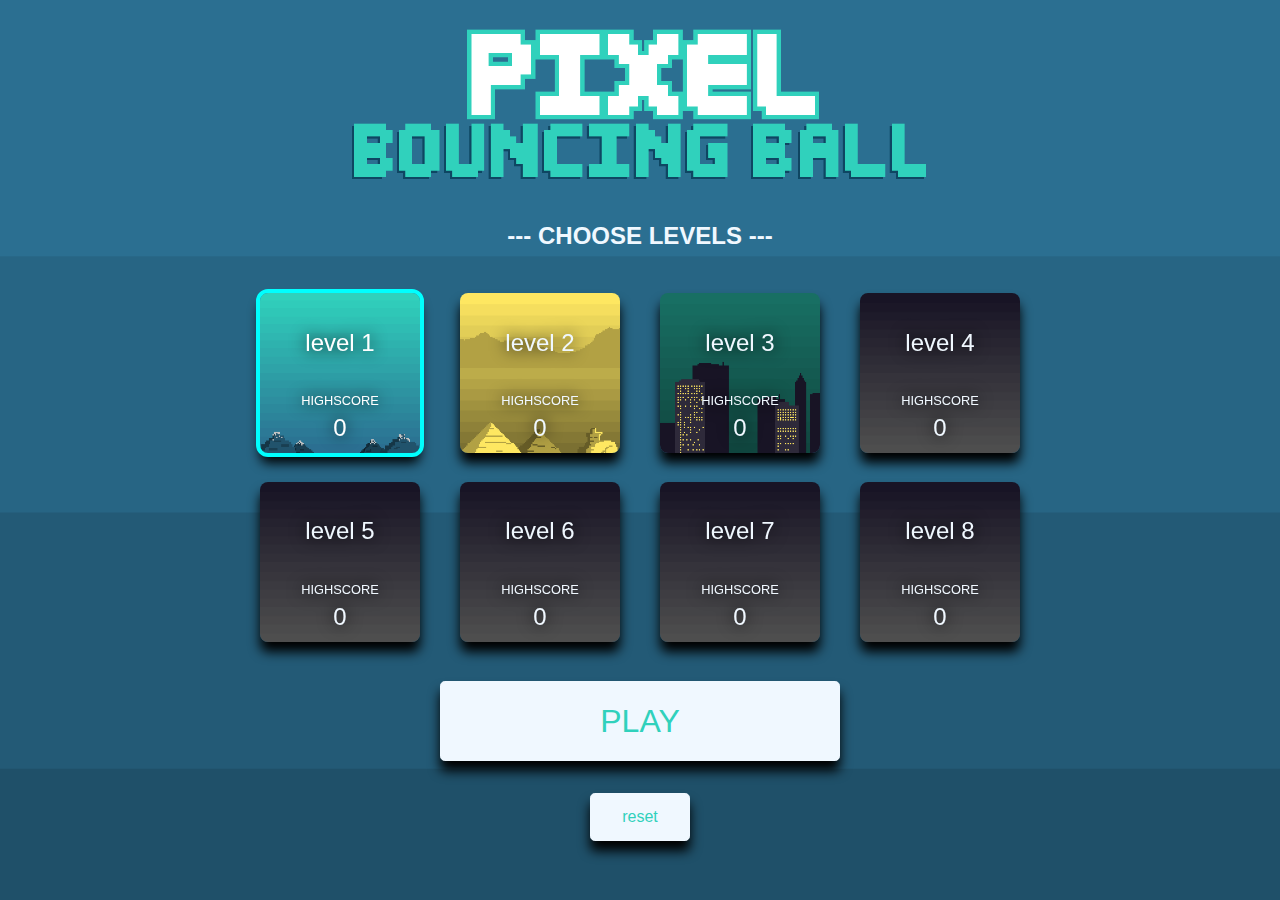
<file: index.html>
<!DOCTYPE html>
<html lang="en">
<head>
    <meta charset="UTF-8">
    <meta http-equiv="X-UA-Compatible" content="IE=edge">
    <meta name="viewport" content="width=device-width, initial-scale=1.0">
    <title>Bouncing Balls</title>
    <link rel="stylesheet" href="index.css">
</head>
<body>
    <h1><img id="logo" src="source/logo.png" alt="Pixel Bouncing Ball Logo"></h1>
    <h2>--- CHOOSE LEVELS ---</h2>
    <div id="lev-div"></div>
    <br>
    <button id="play">PLAY</button>
    <br>
    <button id="reset">reset</button>
</body>
<script src="script/levels.js"></script>
<script src="script/index.js"></script>
</html>
</file>
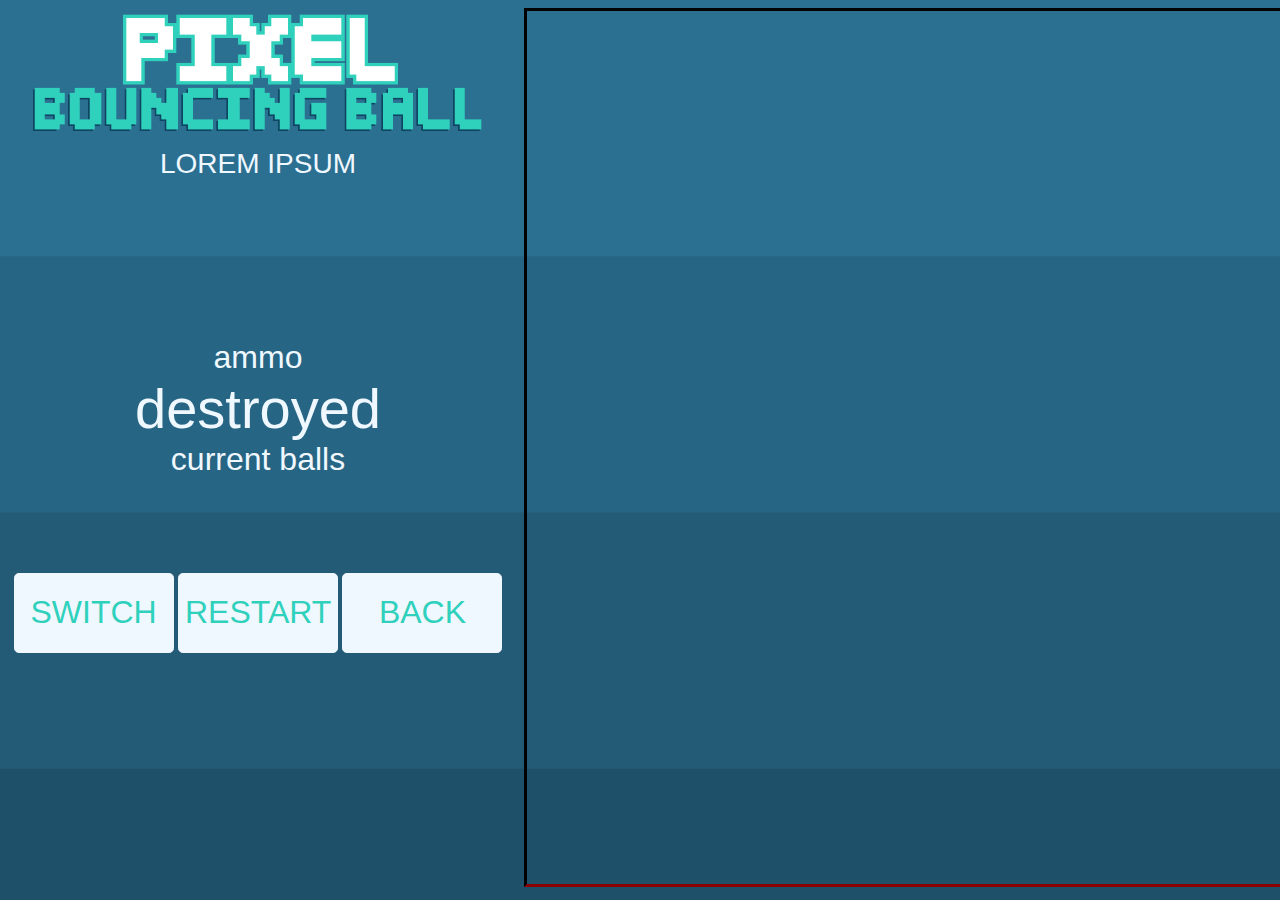
<file: bouncing-ball.html>
<!DOCTYPE html>
<html lang="en">
<head>
    <meta charset="UTF-8">
    <meta http-equiv="X-UA-Compatible" content="IE=edge">
    <meta name="viewport" content="width=device-width, initial-scale=1.0">
    <title>Bouncing Ball</title>
    <link rel="stylesheet" href="boucing-ball.css">
</head>
<body>
    <div id="game">
        <div id="info">
            <img id="logo" src="source/logo.png" alt="source/logo.png">
            <p id="level">LOREM IPSUM</p>
        </div>
        <div id="text">
            <p id="ammo">ammo</p>
            <p id="targets">destroyed</p>
            <p id="balls">current balls</p>
        </div>
        <canvas id="canvas" width="960" height="1024"></canvas>
        <div id="buttons">
            <canvas id="left" width="96" height="96"></canvas>
            <canvas id="fire" width="96" height="96"></canvas>
            <canvas id="right" width="96" height="96"></canvas>
        </div>
        <nav id="nav">
             <button id="btn-switch">SWITCH</button>
            <button id="btn-restart">RESTART</button>
            <button id="btn-back">BACK</button>
        </nav>
    </div>
</body>
<script src="script/game/main.js"></script>
<script src="script/game/source.js"></script>
<script src="script/game/game-class.js"></script>
<script src="script/game/balls-class.js"></script>
<script src="script/game/pad-class.js"></script>
<script src="script/game/targets-class.js"></script>
<script src="script/game/powers-class.js"></script>
<script src="script/levels.js"></script>
</html>
</file>
<file: index.css>
@font-face {
    font-family: 'PixelSplitter';
    font-style: normal;
    font-weight: 700;
    src: local('PixelSplitter'), url('https://fonts.cdnfonts.com/s/6104/PixelSplitter-Bold.woff') format('woff');
}

:root {
    -webkit-tap-highlight-color:rgba(0, 0, 0, 0);
}

html {
    background-image: url("source/background.png");
    background-size: cover;
    font-family: 'PixelSplitter', sans-serif;
    color: aliceblue;
    text-align: center;
}

.small-text {
    font-size: 0.8rem;
}

[type=radio] { 
    position: absolute;
    opacity: 0;
    width: 0;
    height: 0;
}

[type=radio]:checked + div {
    outline: 4px solid #0ff;
    color: white;
}

[type=radio]:disabled + div {
    color: gray;
}

#lev-div {
    max-width: 800px;
    margin: 0 auto 1rem auto;
    display: flex;
    flex-direction: row;
    flex-wrap: wrap;
    justify-content: space-around;
}

.box {
    width: 10rem;
    height: 10rem;
    box-shadow: 0px 10px 12px black;
    margin: 0.3rem;
    border-radius: 0.5rem;
}

.box > p {
    position: relative;
    top: 22%;
    text-align: center;
    font-size: 1.5rem;
    line-height: 1.7rem;
    filter: drop-shadow(0 0 0.5rem black);
}

#logo {
    width: 50vw;
}

button {
    font-family: inherit;
    font-size: 2rem;
    color: #30D1BC;
    width: 60%;
    max-width: 400px;
    height: 5rem;
    background-color: aliceblue;
    border: 1px solid aliceblue;
    border-radius: 0.3rem;
    box-shadow: 0px 10px 12px black;
}

#reset {
    margin-top: 2rem;
    margin-bottom: 2rem;
    width: 20%;
    max-width: 100px;
    font-size: 1rem;
    height: 3rem;
}

@media(max-width: 400px) {    
    #logo {
        width: 90%;
    }
}
</file>
<file: boucing-ball.css>
@font-face {
    font-family: 'PixelSplitter';
    font-style: normal;
    font-weight: 700;
    src: local('PixelSplitter'), url('https://fonts.cdnfonts.com/s/6104/PixelSplitter-Bold.woff') format('woff');
}

:root {
    touch-action: none;
    user-select:none;
    -khtml-user-select:none;
    -moz-user-select:none;
    -ms-user-select:none;
    user-select:none;
    -webkit-tap-highlight-color:rgba(0, 0, 0, 0);
}

html {
    background-image: url("source/background.png");
    background-size: cover;
    font-family: 'PixelSplitter', sans-serif;
    color: aliceblue;
}

#game {
    display: grid;
    grid-gap: 1rem;
    grid-template-areas: 
        "in in in in ca ca ca ca"
        "in in in in ca ca ca ca"
        "te te te te ca ca ca ca"
        "te te te te ca ca ca ca"  
        "na na na na ca ca ca ca"  
        "na na na na ca ca ca ca"  
        "bu bu bu bu ca ca ca ca";  
    text-align: center;
}

#info {
    grid-area: in;
    max-height: max-content;
    font-size: 1.75rem;
}
#text {
    grid-area: te;
}
#logo {
    max-width: 500px;
}
#text > p {
    margin-block-start: 0;
    margin-block-end: 0;
    padding: 0;
}
#level {
    margin-block-start: 0rem;
    margin-bottom: 4rem;
}
#targets {
    font-size: 3.5rem;
}
#ammo, #balls {
    font-size: 2rem;
}
#canvas {
    grid-area: ca;
    border: 3px solid black;
    border-bottom: 3px solid darkred;
    height: 97vh;
}
#buttons {
    grid-area: bu;
    margin-left: auto;
    margin-right: auto;
}
#nav {
    grid-area: na;
    text-align: center;
}
#nav > button {
    font-family: inherit;
    font-size: 2rem;
    color: #30D1BC;
    width: 10rem;
    height: 5rem;
    background-color: aliceblue;
    border: 1px solid aliceblue;
    border-radius: 0.3rem;
}



 @media(max-width: 400px) {    
    #game {
        grid-template-areas: 
                "in in in"
                "te te te"
                "ca ca ca"
                "ca ca ca"
                "ca ca ca"
                "bu bu bu"
                "na na na";
    }
    #info {
        display: flex;
        flex-direction: row;
        justify-content: space-evenly;
        align-items: center;
    }
    #level, #balls{
        font-size: 1rem;
    }
    #targets {
        font-size: 2rem;
    }
    #ammo, #balls {
        font-size: 1rem;
    }
    #level {
        margin-bottom: 1rem;
    }
    #logo {
        width: 70%;
    }
    #canvas {
        height: auto;
        max-width: 100%;
        margin-left: auto;
        margin-right: auto;
    }
    #nav > button {
        font-size: 1rem;
        width: 30%;
        height: 3rem;
    }
}
</file>
